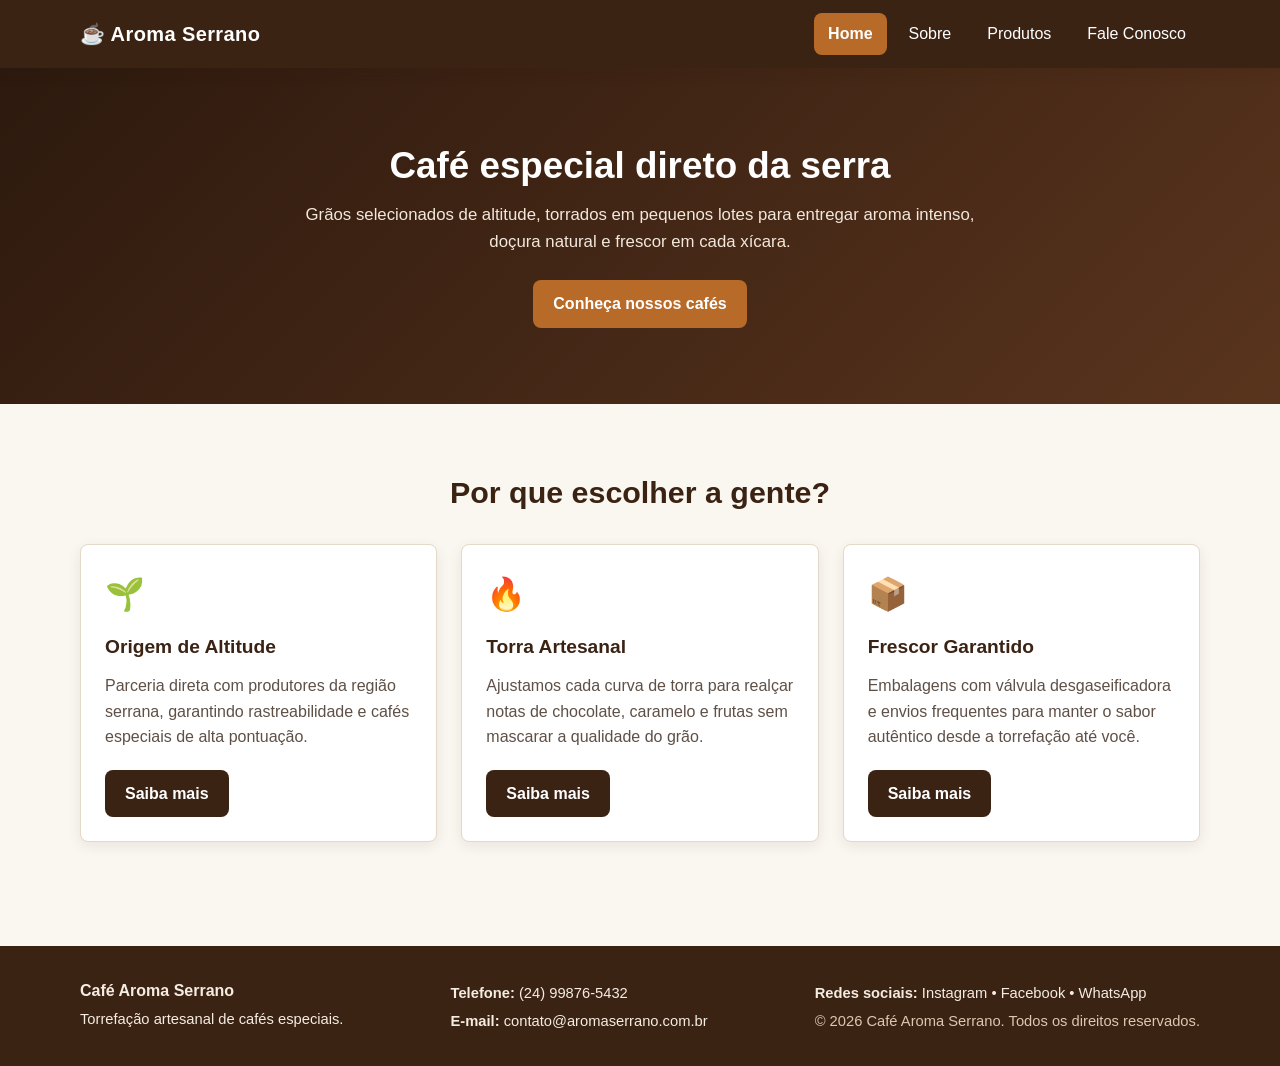
<file: index.html>
<!DOCTYPE html>
<html lang="pt-BR">
<head>
  <meta charset="UTF-8">
  <meta name="viewport" content="width=device-width, initial-scale=1.0">
  <title>Café Aroma Serrano | Home</title>
  <link rel="stylesheet" href="css/style.css">
</head>
<body>
  <header class="topo">
    <nav class="navbar" aria-label="Menu principal">
      <a href="index.html" class="logo">☕ Aroma Serrano</a>

      <button type="button" class="menu-toggle" aria-label="Abrir ou fechar menu" aria-expanded="false">
        &#9776;
      </button>

      <ul class="nav-links">
        <li><a href="index.html" class="nav-link ativo">Home</a></li>
        <li><a href="sobre.html" class="nav-link">Sobre</a></li>
        <li><a href="produtos.html" class="nav-link">Produtos</a></li>
        <li><a href="contato.html" class="nav-link">Fale Conosco</a></li>
      </ul>
    </nav>
  </header>

  <main>
    <!-- Banner principal -->
    <section class="hero">
      <div class="container hero-conteudo">
        <h1>Café especial direto da serra</h1>
        <p>Grãos selecionados de altitude, torrados em pequenos lotes para entregar aroma intenso, doçura natural e frescor em cada xícara.</p>
        <a href="produtos.html" class="btn btn-primario">Conheça nossos cafés</a>
      </div>
    </section>

    <!-- Seção de destaques em cards -->
    <section class="destaques">
      <div class="container">
        <h2>Por que escolher a gente?</h2>
        <div class="cards-grid">
          <article class="card">
            <div class="card-icone" aria-hidden="true">🌱</div>
            <h3>Origem de Altitude</h3>
            <p>Parceria direta com produtores da região serrana, garantindo rastreabilidade e cafés especiais de alta pontuação.</p>
            <a href="sobre.html" class="btn btn-secundario">Saiba mais</a>
          </article>

          <article class="card">
            <div class="card-icone" aria-hidden="true">🔥</div>
            <h3>Torra Artesanal</h3>
            <p>Ajustamos cada curva de torra para realçar notas de chocolate, caramelo e frutas sem mascarar a qualidade do grão.</p>
            <a href="produtos.html" class="btn btn-secundario">Saiba mais</a>
          </article>

          <article class="card">
            <div class="card-icone" aria-hidden="true">📦</div>
            <h3>Frescor Garantido</h3>
            <p>Embalagens com válvula desgaseificadora e envios frequentes para manter o sabor autêntico desde a torrefação até você.</p>
            <a href="contato.html" class="btn btn-secundario">Saiba mais</a>
          </article>
        </div>
      </div>
    </section>
  </main>

  <footer class="rodape">
    <div class="container rodape-conteudo">
      <div class="rodape-bloco">
        <strong>Café Aroma Serrano</strong>
        <p>Torrefação artesanal de cafés especiais.</p>
      </div>
      <div class="rodape-bloco">
        <p><strong>Telefone:</strong> (24) 99876-5432</p>
        <p><strong>E-mail:</strong> contato@aromaserrano.com.br</p>
      </div>
      <div class="rodape-bloco">
        <p><strong>Redes sociais:</strong> Instagram • Facebook • WhatsApp</p>
        <p class="copyright">&copy; <span id="ano-atual">2026</span> Café Aroma Serrano. Todos os direitos reservados.</p>
      </div>
    </div>
  </footer>

  <script src="js/script.js"></script>
</body>
</html>
</file>
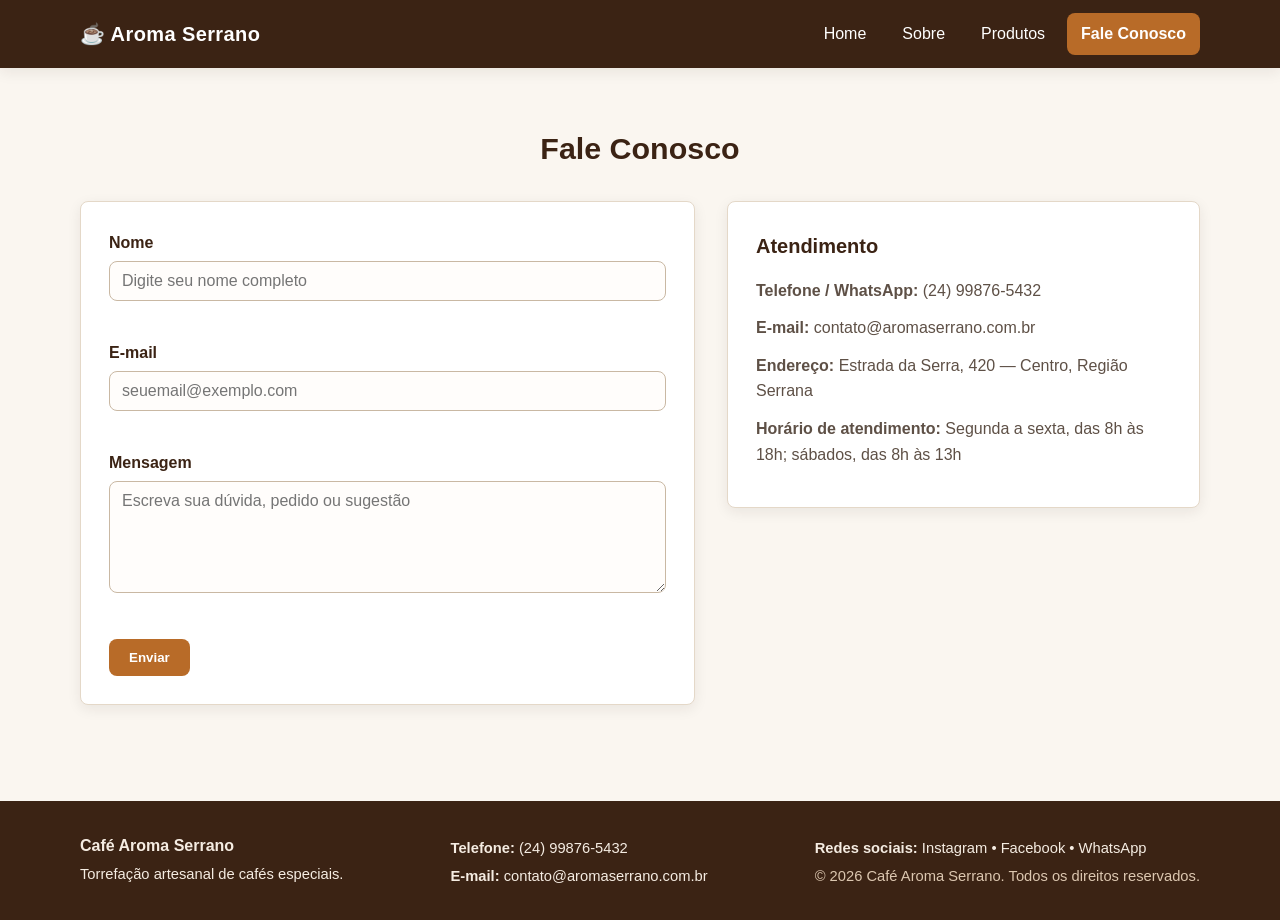
<file: contato.html>
<!DOCTYPE html>
<html lang="pt-BR">
<head>
  <meta charset="UTF-8">
  <meta name="viewport" content="width=device-width, initial-scale=1.0">
  <title>Café Aroma Serrano | Fale Conosco</title>
  <link rel="stylesheet" href="css/style.css">
</head>
<body>
  <header class="topo">
    <nav class="navbar" aria-label="Menu principal">
      <a href="index.html" class="logo">☕ Aroma Serrano</a>

      <button type="button" class="menu-toggle" aria-label="Abrir ou fechar menu" aria-expanded="false">
        &#9776;
      </button>

      <ul class="nav-links">
        <li><a href="index.html" class="nav-link">Home</a></li>
        <li><a href="sobre.html" class="nav-link">Sobre</a></li>
        <li><a href="produtos.html" class="nav-link">Produtos</a></li>
        <li><a href="contato.html" class="nav-link ativo">Fale Conosco</a></li>
      </ul>
    </nav>
  </header>

  <main>
    <section class="contato-secao">
      <div class="container">
        <h1>Fale Conosco</h1>

        <div class="contato-grid">
          <!-- Formulário com validação em JavaScript -->
          <form id="form-contato" class="formulario-contato" novalidate>
            <div class="campo-grupo">
              <label for="nome">Nome</label>
              <input type="text" id="nome" name="nome" placeholder="Digite seu nome completo">
              <span class="mensagem-erro" id="erro-nome" aria-live="polite"></span>
            </div>

            <div class="campo-grupo">
              <label for="email">E-mail</label>
              <input type="email" id="email" name="email" placeholder="seuemail@exemplo.com">
              <span class="mensagem-erro" id="erro-email" aria-live="polite"></span>
            </div>

            <div class="campo-grupo">
              <label for="mensagem">Mensagem</label>
              <textarea id="mensagem" name="mensagem" rows="5" placeholder="Escreva sua dúvida, pedido ou sugestão"></textarea>
              <span class="mensagem-erro" id="erro-mensagem" aria-live="polite"></span>
            </div>

            <button type="submit" class="btn btn-primario">Enviar</button>

            <div id="mensagem-sucesso" class="mensagem-sucesso" role="status" aria-live="polite"></div>
          </form>

          <!-- Informações de atendimento ao lado -->
          <aside class="info-atendimento" aria-label="Informações de atendimento">
            <h2>Atendimento</h2>
            <p><strong>Telefone / WhatsApp:</strong> (24) 99876-5432</p>
            <p><strong>E-mail:</strong> contato@aromaserrano.com.br</p>
            <p><strong>Endereço:</strong> Estrada da Serra, 420 — Centro, Região Serrana</p>
            <p><strong>Horário de atendimento:</strong> Segunda a sexta, das 8h às 18h; sábados, das 8h às 13h</p>
          </aside>
        </div>
      </div>
    </section>
  </main>

  <footer class="rodape">
    <div class="container rodape-conteudo">
      <div class="rodape-bloco">
        <strong>Café Aroma Serrano</strong>
        <p>Torrefação artesanal de cafés especiais.</p>
      </div>
      <div class="rodape-bloco">
        <p><strong>Telefone:</strong> (24) 99876-5432</p>
        <p><strong>E-mail:</strong> contato@aromaserrano.com.br</p>
      </div>
      <div class="rodape-bloco">
        <p><strong>Redes sociais:</strong> Instagram • Facebook • WhatsApp</p>
        <p class="copyright">&copy; <span id="ano-atual">2026</span> Café Aroma Serrano. Todos os direitos reservados.</p>
      </div>
    </div>
  </footer>

  <script src="js/script.js"></script>
</body>
</html>
</file>
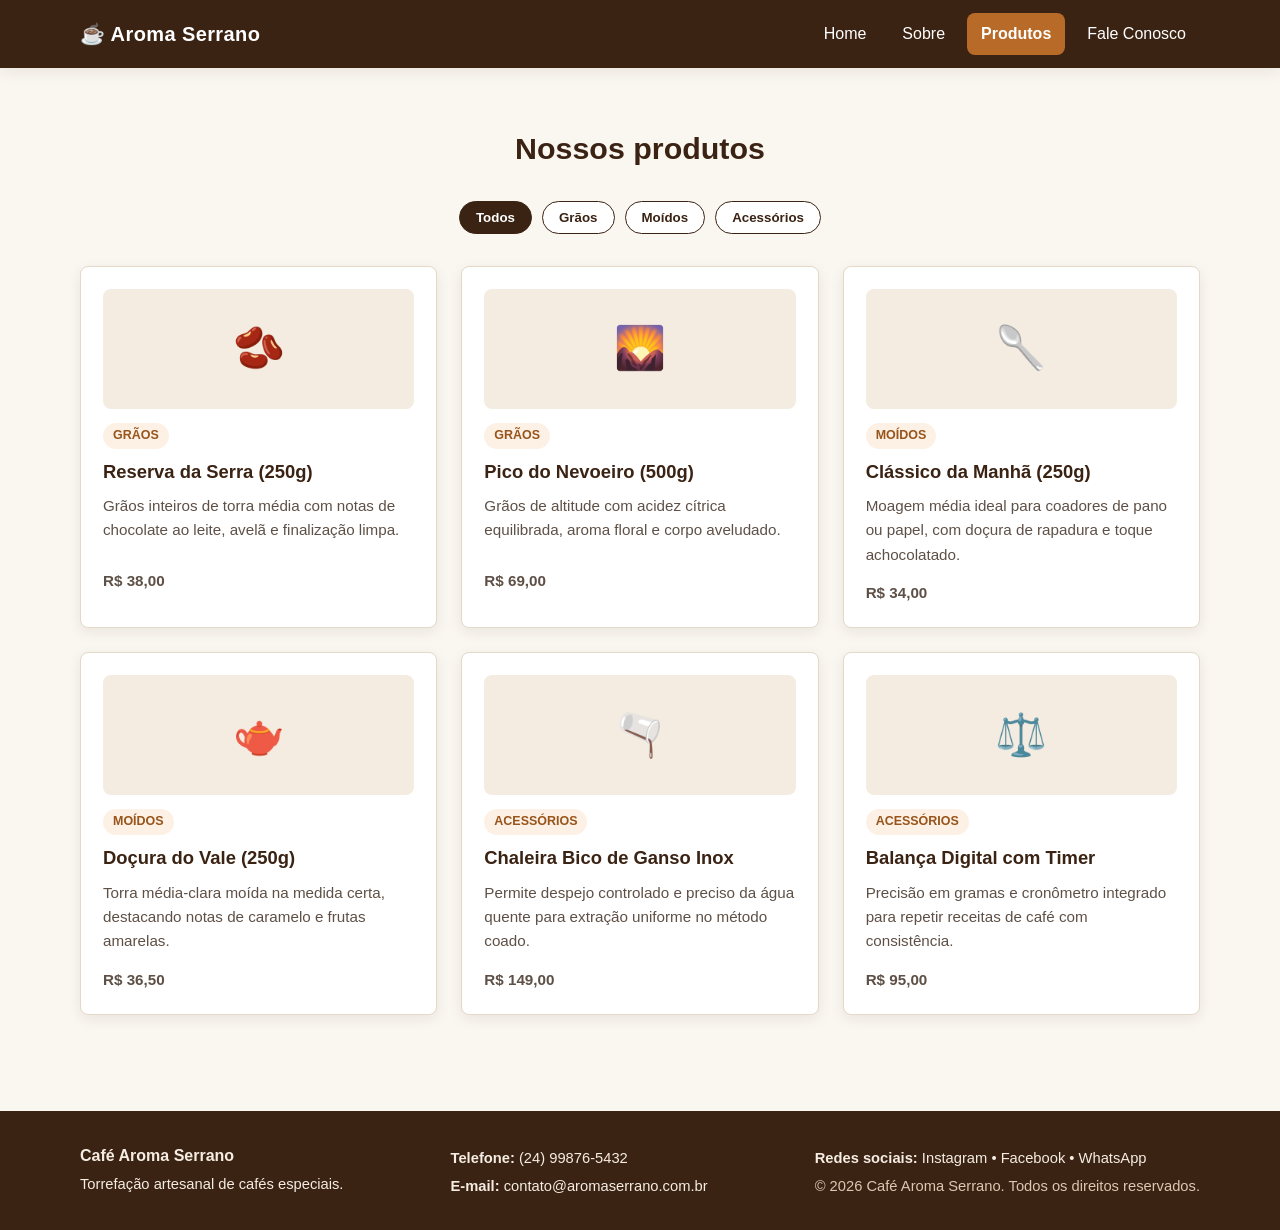
<file: produtos.html>
<!DOCTYPE html>
<html lang="pt-BR">
<head>
  <meta charset="UTF-8">
  <meta name="viewport" content="width=device-width, initial-scale=1.0">
  <title>Café Aroma Serrano | Nossos Produtos</title>
  <link rel="stylesheet" href="css/style.css">
</head>
<body>
  <header class="topo">
    <nav class="navbar" aria-label="Menu principal">
      <a href="index.html" class="logo">☕ Aroma Serrano</a>

      <button type="button" class="menu-toggle" aria-label="Abrir ou fechar menu" aria-expanded="false">
        &#9776;
      </button>

      <ul class="nav-links">
        <li><a href="index.html" class="nav-link">Home</a></li>
        <li><a href="sobre.html" class="nav-link">Sobre</a></li>
        <li><a href="produtos.html" class="nav-link ativo">Produtos</a></li>
        <li><a href="contato.html" class="nav-link">Fale Conosco</a></li>
      </ul>
    </nav>
  </header>

  <main>
    <section class="produtos-secao">
      <div class="container">
        <h1>Nossos produtos</h1>

        <!-- Filtro por categoria -->
        <div class="filtro-categorias" role="group" aria-label="Filtrar produtos por categoria">
          <button type="button" class="filtro-btn ativo" data-categoria="Todos">Todos</button>
          <button type="button" class="filtro-btn" data-categoria="Grãos">Grãos</button>
          <button type="button" class="filtro-btn" data-categoria="Moídos">Moídos</button>
          <button type="button" class="filtro-btn" data-categoria="Acessórios">Acessórios</button>
        </div>

        <div class="produtos-grid">
          <article class="produto-card" data-categoria="Grãos">
            <div class="produto-thumb" aria-hidden="true">🫘</div>
            <span class="produto-tag">Grãos</span>
            <h2>Reserva da Serra (250g)</h2>
            <p>Grãos inteiros de torra média com notas de chocolate ao leite, avelã e finalização limpa.</p>
            <p class="produto-preco">R$ 38,00</p>
          </article>

          <article class="produto-card" data-categoria="Grãos">
            <div class="produto-thumb" aria-hidden="true">🌄</div>
            <span class="produto-tag">Grãos</span>
            <h2>Pico do Nevoeiro (500g)</h2>
            <p>Grãos de altitude com acidez cítrica equilibrada, aroma floral e corpo aveludado.</p>
            <p class="produto-preco">R$ 69,00</p>
          </article>

          <article class="produto-card" data-categoria="Moídos">
            <div class="produto-thumb" aria-hidden="true">🥄</div>
            <span class="produto-tag">Moídos</span>
            <h2>Clássico da Manhã (250g)</h2>
            <p>Moagem média ideal para coadores de pano ou papel, com doçura de rapadura e toque achocolatado.</p>
            <p class="produto-preco">R$ 34,00</p>
          </article>

          <article class="produto-card" data-categoria="Moídos">
            <div class="produto-thumb" aria-hidden="true">🫖</div>
            <span class="produto-tag">Moídos</span>
            <h2>Doçura do Vale (250g)</h2>
            <p>Torra média-clara moída na medida certa, destacando notas de caramelo e frutas amarelas.</p>
            <p class="produto-preco">R$ 36,50</p>
          </article>

          <article class="produto-card" data-categoria="Acessórios">
            <div class="produto-thumb" aria-hidden="true">🫗</div>
            <span class="produto-tag">Acessórios</span>
            <h2>Chaleira Bico de Ganso Inox</h2>
            <p>Permite despejo controlado e preciso da água quente para extração uniforme no método coado.</p>
            <p class="produto-preco">R$ 149,00</p>
          </article>

          <article class="produto-card" data-categoria="Acessórios">
            <div class="produto-thumb" aria-hidden="true">⚖️</div>
            <span class="produto-tag">Acessórios</span>
            <h2>Balança Digital com Timer</h2>
            <p>Precisão em gramas e cronômetro integrado para repetir receitas de café com consistência.</p>
            <p class="produto-preco">R$ 95,00</p>
          </article>
        </div>
      </div>
    </section>
  </main>

  <footer class="rodape">
    <div class="container rodape-conteudo">
      <div class="rodape-bloco">
        <strong>Café Aroma Serrano</strong>
        <p>Torrefação artesanal de cafés especiais.</p>
      </div>
      <div class="rodape-bloco">
        <p><strong>Telefone:</strong> (24) 99876-5432</p>
        <p><strong>E-mail:</strong> contato@aromaserrano.com.br</p>
      </div>
      <div class="rodape-bloco">
        <p><strong>Redes sociais:</strong> Instagram • Facebook • WhatsApp</p>
        <p class="copyright">&copy; <span id="ano-atual">2026</span> Café Aroma Serrano. Todos os direitos reservados.</p>
      </div>
    </div>
  </footer>

  <script src="js/script.js"></script>
</body>
</html>
</file>
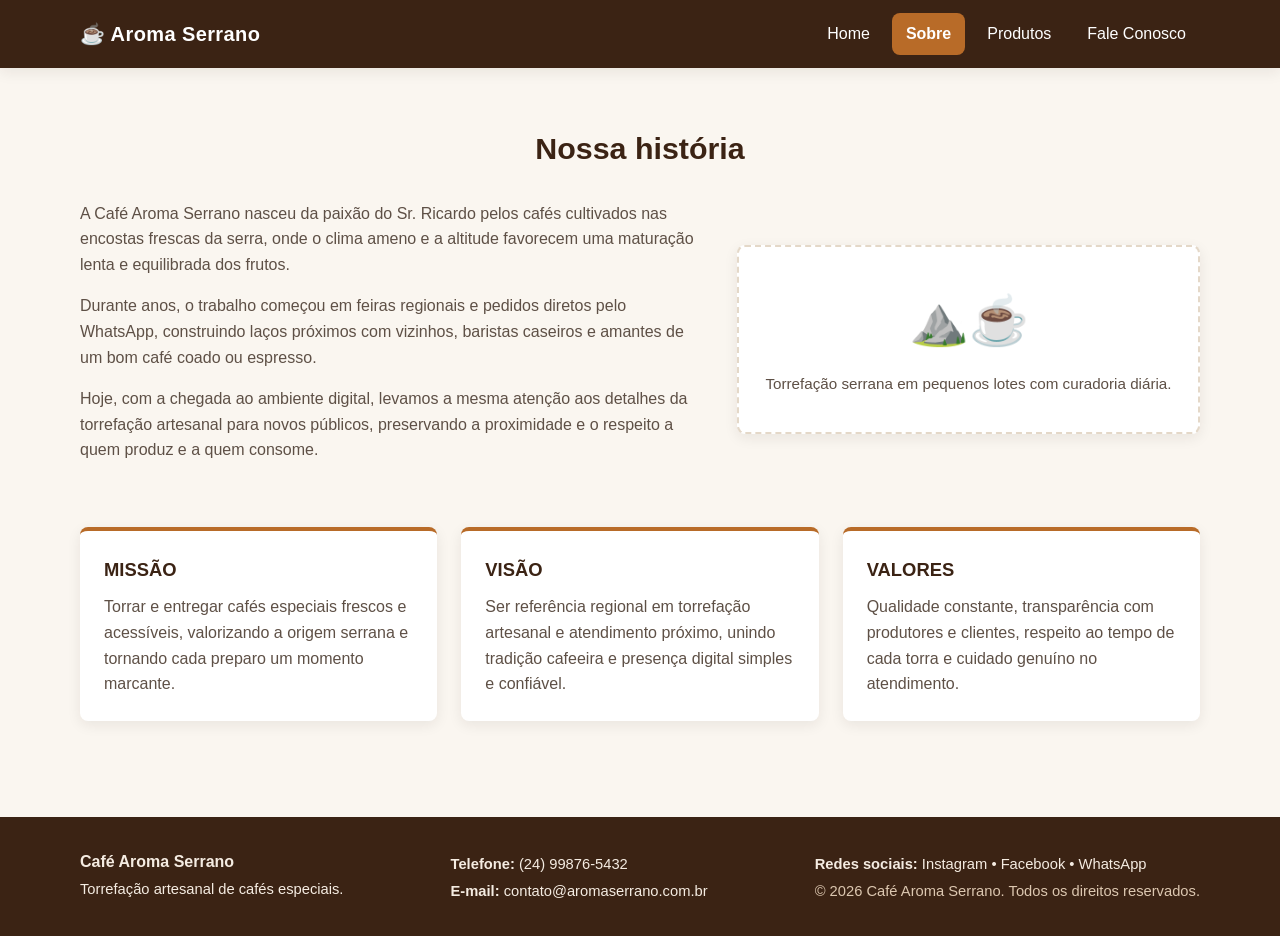
<file: sobre.html>
<!DOCTYPE html>
<html lang="pt-BR">
<head>
  <meta charset="UTF-8">
  <meta name="viewport" content="width=device-width, initial-scale=1.0">
  <title>Café Aroma Serrano | Nossa História</title>
  <link rel="stylesheet" href="css/style.css">
</head>
<body>
  <header class="topo">
    <nav class="navbar" aria-label="Menu principal">
      <a href="index.html" class="logo">☕ Aroma Serrano</a>

      <button type="button" class="menu-toggle" aria-label="Abrir ou fechar menu" aria-expanded="false">
        &#9776;
      </button>

      <ul class="nav-links">
        <li><a href="index.html" class="nav-link">Home</a></li>
        <li><a href="sobre.html" class="nav-link ativo">Sobre</a></li>
        <li><a href="produtos.html" class="nav-link">Produtos</a></li>
        <li><a href="contato.html" class="nav-link">Fale Conosco</a></li>
      </ul>
    </nav>
  </header>

  <main>
    <section class="sobre-secao">
      <div class="container">
        <h1>Nossa história</h1>

        <div class="historia-grid">
          <div class="historia-texto">
            <p>A Café Aroma Serrano nasceu da paixão do Sr. Ricardo pelos cafés cultivados nas encostas frescas da serra, onde o clima ameno e a altitude favorecem uma maturação lenta e equilibrada dos frutos.</p>
            <p>Durante anos, o trabalho começou em feiras regionais e pedidos diretos pelo WhatsApp, construindo laços próximos com vizinhos, baristas caseiros e amantes de um bom café coado ou espresso.</p>
            <p>Hoje, com a chegada ao ambiente digital, levamos a mesma atenção aos detalhes da torrefação artesanal para novos públicos, preservando a proximidade e o respeito a quem produz e a quem consome.</p>
          </div>

          <figure class="historia-imagem">
            <div class="ilustracao-box" role="img" aria-label="Ilustração representando grãos de café torrados e xícara fumegante na serra">
              <span class="ilustracao-icone" aria-hidden="true">⛰️☕</span>
              <figcaption>Torrefação serrana em pequenos lotes com curadoria diária.</figcaption>
            </div>
          </figure>
        </div>

        <section class="mvv-secao" aria-label="Missão, Visão e Valores">
          <div class="mvv-grid">
            <article class="mvv-card">
              <h2>MISSÃO</h2>
              <p>Torrar e entregar cafés especiais frescos e acessíveis, valorizando a origem serrana e tornando cada preparo um momento marcante.</p>
            </article>

            <article class="mvv-card">
              <h2>VISÃO</h2>
              <p>Ser referência regional em torrefação artesanal e atendimento próximo, unindo tradição cafeeira e presença digital simples e confiável.</p>
            </article>

            <article class="mvv-card">
              <h2>VALORES</h2>
              <p>Qualidade constante, transparência com produtores e clientes, respeito ao tempo de cada torra e cuidado genuíno no atendimento.</p>
            </article>
          </div>
        </section>
      </div>
    </section>
  </main>

  <footer class="rodape">
    <div class="container rodape-conteudo">
      <div class="rodape-bloco">
        <strong>Café Aroma Serrano</strong>
        <p>Torrefação artesanal de cafés especiais.</p>
      </div>
      <div class="rodape-bloco">
        <p><strong>Telefone:</strong> (24) 99876-5432</p>
        <p><strong>E-mail:</strong> contato@aromaserrano.com.br</p>
      </div>
      <div class="rodape-bloco">
        <p><strong>Redes sociais:</strong> Instagram • Facebook • WhatsApp</p>
        <p class="copyright">&copy; <span id="ano-atual">2026</span> Café Aroma Serrano. Todos os direitos reservados.</p>
      </div>
    </div>
  </footer>

  <script src="js/script.js"></script>
</body>
</html>
</file>
<file: css/style.css>
/* Variáveis de cor e tipografia */
:root {
  --cor-fundo: #faf6f0;
  --cor-superficie: #ffffff;
  --cor-primaria: #3b2314;
  --cor-primaria-hover: #24140a;
  --cor-destaque: #b86b28;
  --cor-destaque-hover: #97541b;
  --cor-texto: #261d17;
  --cor-texto-suave: #5e5046;
  --cor-borda: #e4d8c8;
  --cor-erro: #b91c1c;
  --cor-sucesso-fundo: #ecfdf5;
  --cor-sucesso-texto: #166534;
  --cor-sucesso-borda: #86efac;
  --sombra-suave: 0 4px 14px rgba(38, 29, 23, 0.08);
  --raio-borda: 8px;
}

/* Reset básico */
* {
  box-sizing: border-box;
  margin: 0;
  padding: 0;
}

body {
  font-family: "Segoe UI", Tahoma, Geneva, Verdana, sans-serif;
  background-color: var(--cor-fundo);
  color: var(--cor-texto);
  line-height: 1.6;
}

img {
  max-width: 100%;
  display: block;
}

a {
  color: inherit;
  text-decoration: none;
}

.container {
  width: 90%;
  max-width: 1120px;
  margin: 0 auto;
}

/* Cabeçalho e menu horizontal */
.topo {
  background-color: var(--cor-primaria);
  color: #ffffff;
  position: sticky;
  top: 0;
  z-index: 100;
  box-shadow: var(--sombra-suave);
}

.navbar {
  width: 90%;
  max-width: 1120px;
  margin: 0 auto;
  min-height: 68px;
  display: flex;
  align-items: center;
  justify-content: space-between;
  gap: 16px;
}

.logo {
  font-size: 1.25rem;
  font-weight: 700;
  letter-spacing: 0.4px;
}

.nav-links {
  list-style: none;
  display: flex;
  align-items: center;
  gap: 8px;
}

.nav-link {
  display: inline-block;
  padding: 8px 14px;
  border-radius: var(--raio-borda);
  font-weight: 500;
  transition: background-color 0.2s ease, color 0.2s ease;
}

.nav-link:hover {
  background-color: rgba(255, 255, 255, 0.14);
}

.nav-link.ativo {
  background-color: var(--cor-destaque);
  color: #ffffff;
  font-weight: 600;
}

.menu-toggle {
  display: none;
  background: transparent;
  color: #ffffff;
  border: 1px solid rgba(255, 255, 255, 0.35);
  border-radius: var(--raio-borda);
  font-size: 1.35rem;
  padding: 4px 10px;
  cursor: pointer;
}

/* Botões reutilizáveis */
.btn {
  display: inline-block;
  padding: 11px 20px;
  border-radius: var(--raio-borda);
  font-weight: 600;
  border: none;
  cursor: pointer;
  transition: background-color 0.2s ease, transform 0.15s ease;
}

.btn:hover {
  transform: translateY(-1px);
}

.btn-primario {
  background-color: var(--cor-destaque);
  color: #ffffff;
}

.btn-primario:hover {
  background-color: var(--cor-destaque-hover);
}

.btn-secundario {
  background-color: var(--cor-primaria);
  color: #ffffff;
}

.btn-secundario:hover {
  background-color: var(--cor-primaria-hover);
}

/* Página Home: Banner */
.hero {
  background: linear-gradient(135deg, #2d190e 0%, #59341d 100%);
  color: #ffffff;
  padding: 76px 0;
  text-align: center;
}

.hero-conteudo {
  max-width: 720px;
}

.hero h1 {
  font-size: 2.3rem;
  margin-bottom: 14px;
  line-height: 1.2;
}

.hero p {
  font-size: 1.05rem;
  color: #f3e8dc;
  margin-bottom: 24px;
}

/* Página Home: Cards de destaques */
.destaques {
  padding: 64px 0;
}

.destaques h2,
.sobre-secao h1,
.produtos-secao h1,
.contato-secao h1 {
  font-size: 1.9rem;
  color: var(--cor-primaria);
  margin-bottom: 28px;
  text-align: center;
}

.cards-grid {
  display: grid;
  grid-template-columns: repeat(3, 1fr);
  gap: 24px;
}

.card {
  background-color: var(--cor-superficie);
  border: 1px solid var(--cor-borda);
  border-radius: var(--raio-borda);
  padding: 24px;
  box-shadow: var(--sombra-suave);
  display: flex;
  flex-direction: column;
  align-items: flex-start;
}

.card-icone {
  font-size: 2rem;
  margin-bottom: 12px;
}

.card h3 {
  font-size: 1.2rem;
  color: var(--cor-primaria);
  margin-bottom: 10px;
}

.card p {
  color: var(--cor-texto-suave);
  margin-bottom: 20px;
  flex-grow: 1;
}

/* Página Sobre */
.sobre-secao {
  padding: 56px 0;
}

.historia-grid {
  display: grid;
  grid-template-columns: 1.35fr 1fr;
  gap: 32px;
  align-items: center;
  margin-bottom: 48px;
}

.historia-texto p {
  margin-bottom: 16px;
  color: var(--cor-texto-suave);
}

.ilustracao-box {
  background-color: var(--cor-superficie);
  border: 2px dashed var(--cor-borda);
  border-radius: var(--raio-borda);
  padding: 36px 24px;
  text-align: center;
  box-shadow: var(--sombra-suave);
}

.ilustracao-icone {
  display: block;
  font-size: 3rem;
  margin-bottom: 12px;
}

.ilustracao-box figcaption {
  color: var(--cor-texto-suave);
  font-size: 0.95rem;
}

.mvv-grid {
  display: grid;
  grid-template-columns: repeat(3, 1fr);
  gap: 24px;
}

.mvv-card {
  background-color: var(--cor-superficie);
  border-top: 4px solid var(--cor-destaque);
  border-radius: var(--raio-borda);
  padding: 24px;
  box-shadow: var(--sombra-suave);
}

.mvv-card h2 {
  font-size: 1.15rem;
  color: var(--cor-primaria);
  margin-bottom: 10px;
}

.mvv-card p {
  color: var(--cor-texto-suave);
}

/* Página Produtos */
.produtos-secao {
  padding: 56px 0;
}

.filtro-categorias {
  display: flex;
  flex-wrap: wrap;
  justify-content: center;
  gap: 10px;
  margin-bottom: 32px;
}

.filtro-btn {
  padding: 8px 16px;
  border-radius: 999px;
  border: 1px solid var(--cor-primaria);
  background-color: var(--cor-superficie);
  color: var(--cor-primaria);
  font-weight: 600;
  cursor: pointer;
  transition: all 0.2s ease;
}

.filtro-btn:hover {
  background-color: #f2e6d8;
}

.filtro-btn.ativo {
  background-color: var(--cor-primaria);
  color: #ffffff;
}

.produtos-grid {
  display: grid;
  grid-template-columns: repeat(3, 1fr);
  gap: 24px;
}

.produto-card {
  background-color: var(--cor-superficie);
  border: 1px solid var(--cor-borda);
  border-radius: var(--raio-borda);
  padding: 22px;
  box-shadow: var(--sombra-suave);
  display: flex;
  flex-direction: column;
}

.produto-thumb {
  background-color: #f4ece1;
  border-radius: var(--raio-borda);
  height: 120px;
  display: flex;
  align-items: center;
  justify-content: center;
  font-size: 2.6rem;
  margin-bottom: 14px;
}

.produto-tag {
  align-self: flex-start;
  font-size: 0.78rem;
  font-weight: 700;
  text-transform: uppercase;
  color: var(--cor-destaque-hover);
  background-color: #fdf1e6;
  padding: 3px 10px;
  border-radius: 999px;
  margin-bottom: 8px;
}

.produto-card h2 {
  font-size: 1.15rem;
  color: var(--cor-primaria);
  margin-bottom: 8px;
}

.produto-card p {
  color: var(--cor-texto-suave);
  font-size: 0.95rem;
  margin-bottom: 14px;
  flex-grow: 1;
}

.produto-preco {
  font-size: 1.2rem;
  font-weight: 700;
  color: var(--cor-primaria);
  margin-bottom: 0 !important;
}

/* Página Fale Conosco */
.contato-secao {
  padding: 56px 0;
}

.contato-grid {
  display: grid;
  grid-template-columns: 1.3fr 1fr;
  gap: 32px;
  align-items: start;
}

.formulario-contato {
  background-color: var(--cor-superficie);
  border: 1px solid var(--cor-borda);
  border-radius: var(--raio-borda);
  padding: 28px;
  box-shadow: var(--sombra-suave);
}

.campo-grupo {
  margin-bottom: 18px;
}

.campo-grupo label {
  display: block;
  font-weight: 600;
  margin-bottom: 6px;
  color: var(--cor-primaria);
}

.campo-grupo input,
.campo-grupo textarea {
  width: 100%;
  padding: 10px 12px;
  border: 1px solid #c9b8a3;
  border-radius: var(--raio-borda);
  font-family: inherit;
  font-size: 1rem;
  color: var(--cor-texto);
  background-color: #fffdfb;
}

.campo-grupo input:focus,
.campo-grupo textarea:focus {
  outline: 2px solid var(--cor-destaque);
  border-color: var(--cor-destaque);
}

.campo-grupo input.input-erro,
.campo-grupo textarea.input-erro {
  border-color: var(--cor-erro);
}

.mensagem-erro {
  display: block;
  color: var(--cor-erro);
  font-size: 0.875rem;
  margin-top: 5px;
  min-height: 1.1em;
}

.mensagem-sucesso {
  margin-top: 18px;
  padding: 12px 14px;
  border-radius: var(--raio-borda);
  background-color: var(--cor-sucesso-fundo);
  color: var(--cor-sucesso-texto);
  border: 1px solid var(--cor-sucesso-borda);
  font-weight: 600;
  display: none;
}

.mensagem-sucesso.visivel {
  display: block;
}

.info-atendimento {
  background-color: var(--cor-superficie);
  border: 1px solid var(--cor-borda);
  border-radius: var(--raio-borda);
  padding: 28px;
  box-shadow: var(--sombra-suave);
}

.info-atendimento h2 {
  font-size: 1.25rem;
  color: var(--cor-primaria);
  margin-bottom: 16px;
}

.info-atendimento p {
  margin-bottom: 12px;
  color: var(--cor-texto-suave);
}

/* Rodapé */
.rodape {
  background-color: var(--cor-primaria);
  color: #f5ece2;
  padding: 32px 0;
  margin-top: 40px;
}

.rodape-conteudo {
  display: flex;
  flex-wrap: wrap;
  justify-content: space-between;
  gap: 20px;
}

.rodape-bloco p {
  font-size: 0.92rem;
  margin-top: 4px;
}

.copyright {
  color: #dcc7b0;
}

/* Responsividade (telas menores que 768px) */
@media (max-width: 768px) {
  .menu-toggle {
    display: block;
  }

  .nav-links {
    display: none;
    flex-direction: column;
    align-items: stretch;
    width: 100%;
    position: absolute;
    top: 68px;
    left: 0;
    background-color: var(--cor-primaria);
    padding: 12px 5% 18px;
    box-shadow: var(--sombra-suave);
  }

  .nav-links.aberto {
    display: flex;
  }

  .hero h1 {
    font-size: 1.8rem;
  }

  .cards-grid,
  .historia-grid,
  .mvv-grid,
  .produtos-grid,
  .contato-grid {
    grid-template-columns: 1fr;
  }

  .rodape-conteudo {
    flex-direction: column;
  }
}
</file>
